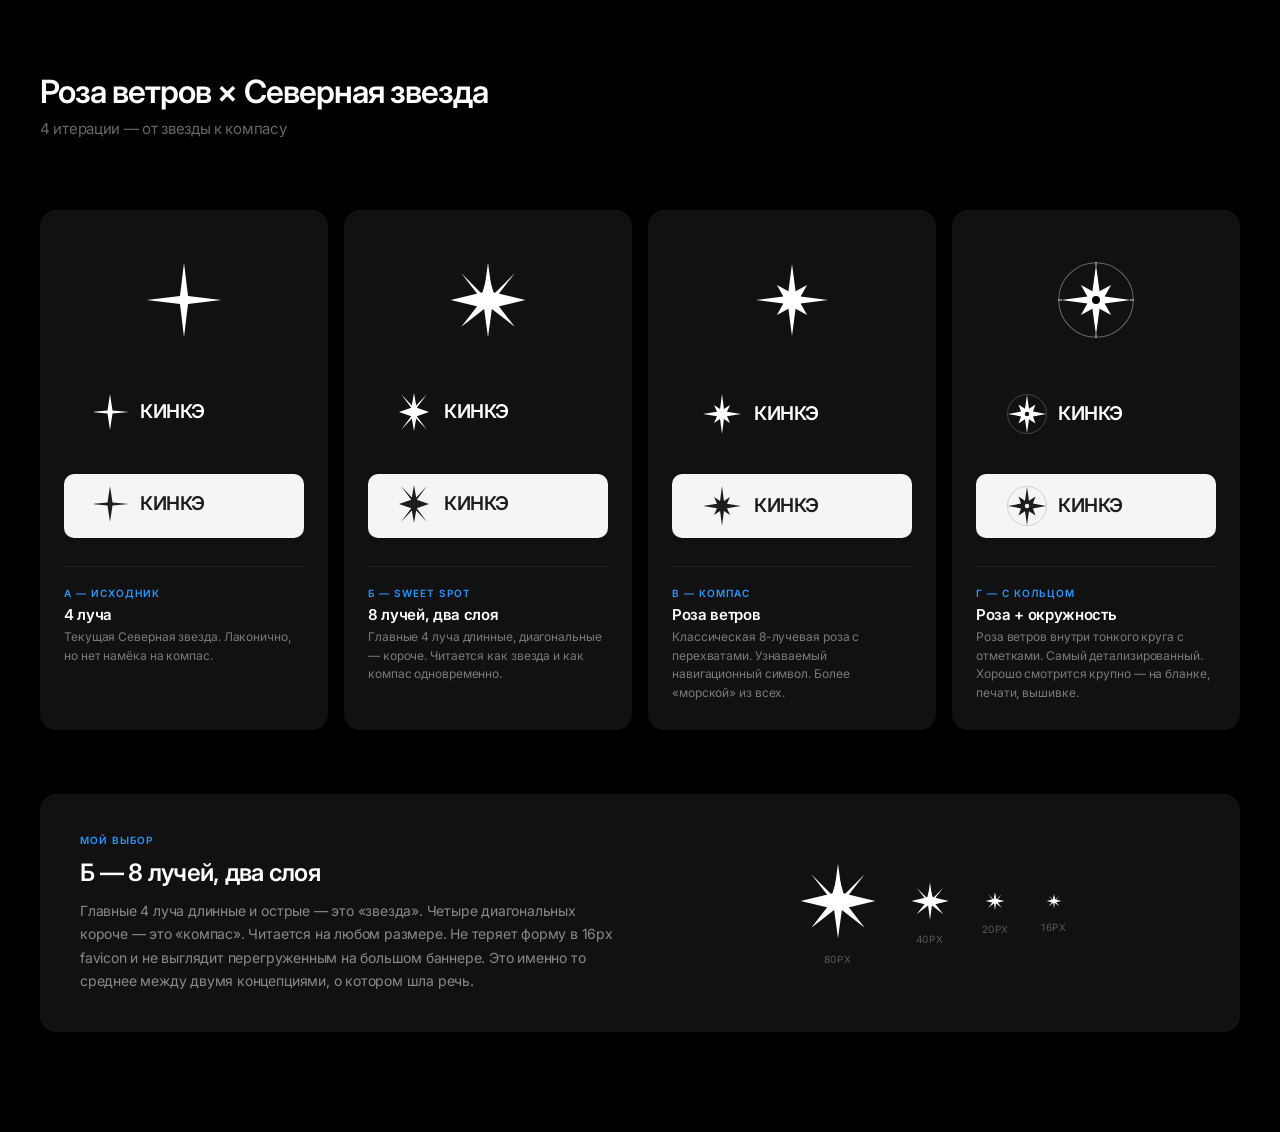
<file: logos-compass.html>
<!DOCTYPE html>
<html lang="ru">
<head>
  <meta charset="UTF-8" />
  <meta name="viewport" content="width=device-width, initial-scale=1.0" />
  <title>КИНКЭ — Роза ветров × Северная звезда</title>
  <link href="https://fonts.googleapis.com/css2?family=Inter:wght@300;400;500;600;700&display=swap" rel="stylesheet" />
  <style>
    *, *::before, *::after { box-sizing: border-box; margin: 0; padding: 0; }
    body {
      font-family: 'Inter', -apple-system, sans-serif;
      background: #000;
      color: #fff;
      padding: 72px 40px 100px;
    }
    h1 { font-size: 2rem; font-weight: 600; letter-spacing: -0.03em; margin-bottom: 8px; }
    .sub { font-size: .9375rem; color: rgba(255,255,255,.4); letter-spacing: -0.02em; margin-bottom: 72px; }

    .row {
      display: grid;
      grid-template-columns: repeat(4, 1fr);
      gap: 16px;
      margin-bottom: 16px;
    }

    /* ——— Карточка ——— */
    .card {
      background: #111;
      border-radius: 16px;
      padding: 40px 24px 28px;
      display: flex;
      flex-direction: column;
      gap: 0;
    }
    .card--light { background: #f5f5f7; }

    /* Иконка */
    .icon-wrap {
      display: flex;
      align-items: center;
      justify-content: center;
      height: 100px;
      margin-bottom: 32px;
    }

    /* Логотип (иконка + текст) */
    .logotype-wrap {
      display: flex;
      align-items: center;
      justify-content: center;
      height: 64px;
      margin-bottom: 28px;
    }

    /* Светлый превью */
    .light-wrap {
      background: #f5f5f7;
      border-radius: 10px;
      display: flex;
      align-items: center;
      justify-content: center;
      height: 64px;
      margin-bottom: 28px;
    }

    /* Мета */
    .meta { border-top: 1px solid rgba(255,255,255,.08); padding-top: 20px; }
    .card--light .meta { border-color: rgba(0,0,0,.1); }
    .num {
      font-size: .625rem; font-weight: 600; letter-spacing: .1em;
      text-transform: uppercase; color: #2997ff; margin-bottom: 6px;
    }
    .name { font-size: .9375rem; font-weight: 600; letter-spacing: -0.022em; margin-bottom: 4px; }
    .desc { font-size: .75rem; letter-spacing: -0.008em; color: rgba(255,255,255,.44); line-height: 1.55; }
    .card--light .name { color: #1d1d1f; }
    .card--light .desc { color: rgba(0,0,0,.48); }
  </style>
</head>
<body>

<h1>Роза ветров × Северная звезда</h1>
<p class="sub">4 итерации — от звезды к компасу</p>

<div class="row">

  <!-- ===== A: 4-pointed elongated (исходная Северная звезда) ===== -->
  <div class="card">
    <div class="icon-wrap">
      <svg width="80" height="80" viewBox="0 0 60 60" fill="none">
        <path d="M30,2 L33,27 L58,30 L33,33 L30,58 L27,33 L2,30 L27,27Z" fill="white"/>
      </svg>
    </div>
    <div class="logotype-wrap">
      <svg width="180" height="44" viewBox="0 0 180 44" fill="none">
        <path d="M16,2 L18.5,18.5 L35,20 L18.5,21.5 L16,38 L13.5,21.5 L-3,20 L13.5,18.5Z" fill="white"/>
        <text x="46" y="26" font-family="Inter, sans-serif" font-size="19" font-weight="600" fill="white" letter-spacing="-0.4">КИНКЭ</text>
      </svg>
    </div>
    <div class="light-wrap">
      <svg width="180" height="44" viewBox="0 0 180 44" fill="none">
        <path d="M16,2 L18.5,18.5 L35,20 L18.5,21.5 L16,38 L13.5,21.5 L-3,20 L13.5,18.5Z" fill="#1d1d1f"/>
        <text x="46" y="26" font-family="Inter, sans-serif" font-size="19" font-weight="600" fill="#1d1d1f" letter-spacing="-0.4">КИНКЭ</text>
      </svg>
    </div>
    <div class="meta">
      <div class="num">А — исходник</div>
      <div class="name">4 луча</div>
      <div class="desc">Текущая Северная звезда. Лаконично, но нет намёка на компас.</div>
    </div>
  </div>

  <!-- ===== B: 4+4 — star meets compass (sweet spot) ===== -->
  <div class="card">
    <div class="icon-wrap">
      <svg width="80" height="80" viewBox="0 0 60 60" fill="none">
        <!-- Главные 4 луча (N/S/E/W) — длинные -->
        <path d="M30,2 L33,24 L58,30 L33,36 L30,58 L27,36 L2,30 L27,24Z" fill="white"/>
        <!-- Диагональные 4 луча (NE/SE/SW/NW) — короткие -->
        <path d="M30,10 L34.5,25.5 L50,10 L34.5,30 L50,50 L30,34.5 L10,50 L25.5,30 L10,10 L25.5,25.5Z" fill="white" fill-rule="evenodd"/>
      </svg>
    </div>
    <div class="logotype-wrap">
      <svg width="180" height="44" viewBox="0 0 180 44" fill="none">
        <path d="M16,1 L18.2,13.5 L29,2 L18.8,15.8 L31,20 L18.8,24.2 L29,38 L18.2,26.5 L16,39 L13.8,26.5 L3,38 L13.2,24.2 L1,20 L13.2,15.8 L3,2 L13.8,13.5Z" fill="white"/>
        <text x="46" y="26" font-family="Inter, sans-serif" font-size="19" font-weight="600" fill="white" letter-spacing="-0.4">КИНКЭ</text>
      </svg>
    </div>
    <div class="light-wrap">
      <svg width="180" height="44" viewBox="0 0 180 44" fill="none">
        <path d="M16,1 L18.2,13.5 L29,2 L18.8,15.8 L31,20 L18.8,24.2 L29,38 L18.2,26.5 L16,39 L13.8,26.5 L3,38 L13.2,24.2 L1,20 L13.2,15.8 L3,2 L13.8,13.5Z" fill="#1d1d1f"/>
        <text x="46" y="26" font-family="Inter, sans-serif" font-size="19" font-weight="600" fill="#1d1d1f" letter-spacing="-0.4">КИНКЭ</text>
      </svg>
    </div>
    <div class="meta">
      <div class="num">Б — sweet spot</div>
      <div class="name">8 лучей, два слоя</div>
      <div class="desc">Главные 4 луча длинные, диагональные — короче. Читается как звезда и как компас одновременно.</div>
    </div>
  </div>

  <!-- ===== C: Classic 8-pointed compass rose ===== -->
  <div class="card">
    <div class="icon-wrap">
      <svg width="80" height="80" viewBox="0 0 60 60" fill="none">
        <!--
          8-pointed compass rose
          outer_cardinal = 27, outer_diagonal = 16, inner_notch = 7
          sin22.5=0.3827 cos22.5=0.9239 sin45=0.7071 cos45=0.7071 sin67.5=0.9239 cos67.5=0.3827
        -->
        <path d="
          M30,3
          L32.68,23.53 L41.31,18.69 L36.47,27.32
          L57,30
          L36.47,32.68 L41.31,41.31 L32.68,36.47
          L30,57
          L27.32,36.47 L18.69,41.31 L23.53,32.68
          L3,30
          L23.53,27.32 L18.69,18.69 L27.32,23.53
          Z
        " fill="white"/>
      </svg>
    </div>
    <div class="logotype-wrap">
      <svg width="180" height="44" viewBox="0 0 180 44" fill="none">
        <path d="
          M20,2
          L21.95,16.92 L27.98,13.09 L24.98,19.74
          L39,22
          L24.98,24.26 L27.98,30.91 L21.95,27.08
          L20,42
          L18.05,27.08 L12.02,30.91 L15.02,24.26
          L1,22
          L15.02,19.74 L12.02,13.09 L18.05,16.92
          Z
        " fill="white"/>
        <text x="52" y="28" font-family="Inter, sans-serif" font-size="19" font-weight="600" fill="white" letter-spacing="-0.4">КИНКЭ</text>
      </svg>
    </div>
    <div class="light-wrap">
      <svg width="180" height="44" viewBox="0 0 180 44" fill="none">
        <path d="
          M20,2
          L21.95,16.92 L27.98,13.09 L24.98,19.74
          L39,22
          L24.98,24.26 L27.98,30.91 L21.95,27.08
          L20,42
          L18.05,27.08 L12.02,30.91 L15.02,24.26
          L1,22
          L15.02,19.74 L12.02,13.09 L18.05,16.92
          Z
        " fill="#1d1d1f"/>
        <text x="52" y="28" font-family="Inter, sans-serif" font-size="19" font-weight="600" fill="#1d1d1f" letter-spacing="-0.4">КИНКЭ</text>
      </svg>
    </div>
    <div class="meta">
      <div class="num">В — компас</div>
      <div class="name">Роза ветров</div>
      <div class="desc">Классическая 8-лучевая роза с перехватами. Узнаваемый навигационный символ. Более «морской» из всех.</div>
    </div>
  </div>

  <!-- ===== D: Compass rose + outer ring ===== -->
  <div class="card">
    <div class="icon-wrap">
      <svg width="80" height="80" viewBox="0 0 60 60" fill="none">
        <!-- Outer ring -->
        <circle cx="30" cy="30" r="28" stroke="white" stroke-width="0.8" fill="none" opacity="0.35"/>
        <!-- 8-pointed fill -->
        <path d="
          M30,4
          L32.68,23.53 L41.31,18.69 L36.47,27.32
          L56,30
          L36.47,32.68 L41.31,41.31 L32.68,36.47
          L30,56
          L27.32,36.47 L18.69,41.31 L23.53,32.68
          L4,30
          L23.53,27.32 L18.69,18.69 L27.32,23.53
          Z
        " fill="white"/>
        <!-- Center dot -->
        <circle cx="30" cy="30" r="3" fill="#000"/>
        <!-- Tiny tick marks on ring at cardinal points -->
        <line x1="30" y1="1.5" x2="30" y2="4.5" stroke="white" stroke-width="1" opacity="0.6"/>
        <line x1="58.5" y1="30" x2="55.5" y2="30" stroke="white" stroke-width="1" opacity="0.6"/>
        <line x1="30" y1="58.5" x2="30" y2="55.5" stroke="white" stroke-width="1" opacity="0.6"/>
        <line x1="1.5" y1="30" x2="4.5" y2="30" stroke="white" stroke-width="1" opacity="0.6"/>
      </svg>
    </div>
    <div class="logotype-wrap">
      <svg width="180" height="44" viewBox="0 0 180 44" fill="none">
        <!-- ring -->
        <circle cx="21" cy="22" r="19.5" stroke="white" stroke-width="0.7" fill="none" opacity="0.3"/>
        <!-- 8-pointed -->
        <path d="
          M21,3
          L23.01,16.71 L29.49,12.56 L26.95,19.62
          L40,22
          L26.95,24.38 L29.49,31.44 L23.01,27.29
          L21,41
          L18.99,27.29 L12.51,31.44 L15.05,24.38
          L2,22
          L15.05,19.62 L12.51,12.56 L18.99,16.71
          Z
        " fill="white"/>
        <circle cx="21" cy="22" r="2.2" fill="#111"/>
        <text x="52" y="28" font-family="Inter, sans-serif" font-size="19" font-weight="600" fill="white" letter-spacing="-0.4">КИНКЭ</text>
      </svg>
    </div>
    <div class="light-wrap">
      <svg width="180" height="44" viewBox="0 0 180 44" fill="none">
        <circle cx="21" cy="22" r="19.5" stroke="#1d1d1f" stroke-width="0.7" fill="none" opacity="0.25"/>
        <path d="
          M21,3
          L23.01,16.71 L29.49,12.56 L26.95,19.62
          L40,22
          L26.95,24.38 L29.49,31.44 L23.01,27.29
          L21,41
          L18.99,27.29 L12.51,31.44 L15.05,24.38
          L2,22
          L15.05,19.62 L12.51,12.56 L18.99,16.71
          Z
        " fill="#1d1d1f"/>
        <circle cx="21" cy="22" r="2.2" fill="#f5f5f7"/>
        <text x="52" y="28" font-family="Inter, sans-serif" font-size="19" font-weight="600" fill="#1d1d1f" letter-spacing="-0.4">КИНКЭ</text>
      </svg>
    </div>
    <div class="meta">
      <div class="num">Г — с кольцом</div>
      <div class="name">Роза + окружность</div>
      <div class="desc">Роза ветров внутри тонкого круга с отметками. Самый детализированный. Хорошо смотрится крупно — на бланке, печати, вышивке.</div>
    </div>
  </div>

</div>

<!-- ——— Bottom recommendation ——— -->
<div style="margin-top:64px; padding:40px; background:#111; border-radius:16px; display:grid; grid-template-columns:1fr 1fr; gap:48px; align-items:center;">
  <div>
    <div style="font-size:.625rem;font-weight:600;letter-spacing:.1em;text-transform:uppercase;color:#2997ff;margin-bottom:12px;">Мой выбор</div>
    <div style="font-size:1.5rem;font-weight:600;letter-spacing:-0.03em;margin-bottom:12px;">Б — 8 лучей, два слоя</div>
    <div style="font-size:.875rem;color:rgba(255,255,255,.5);letter-spacing:-0.014em;line-height:1.65;">
      Главные 4 луча длинные и острые — это «звезда». Четыре диагональных короче — это «компас».
      Читается на любом размере. Не теряет форму в 16px favicon и не выглядит перегруженным на большом баннере.
      Это именно то среднее между двумя концепциями, о котором шла речь.
    </div>
  </div>
  <!-- Preview bigger -->
  <div style="display:flex;gap:32px;align-items:center;justify-content:center;">
    <!-- 80px -->
    <div style="text-align:center;">
      <svg width="80" height="80" viewBox="0 0 60 60" fill="none">
        <path d="M30,2 L33,24 L58,30 L33,36 L30,58 L27,36 L2,30 L27,24Z" fill="white"/>
        <path d="M30,10 L34.5,25.5 L50,10 L34.5,30 L50,50 L30,34.5 L10,50 L25.5,30 L10,10 L25.5,25.5Z" fill="white" fill-rule="evenodd"/>
      </svg>
      <div style="font-size:.625rem;color:rgba(255,255,255,.3);margin-top:8px;letter-spacing:.06em;text-transform:uppercase;">80px</div>
    </div>
    <!-- 40px -->
    <div style="text-align:center;">
      <svg width="40" height="40" viewBox="0 0 60 60" fill="none">
        <path d="M30,2 L33,24 L58,30 L33,36 L30,58 L27,36 L2,30 L27,24Z" fill="white"/>
        <path d="M30,10 L34.5,25.5 L50,10 L34.5,30 L50,50 L30,34.5 L10,50 L25.5,30 L10,10 L25.5,25.5Z" fill="white" fill-rule="evenodd"/>
      </svg>
      <div style="font-size:.625rem;color:rgba(255,255,255,.3);margin-top:8px;letter-spacing:.06em;text-transform:uppercase;">40px</div>
    </div>
    <!-- 20px -->
    <div style="text-align:center;">
      <svg width="20" height="20" viewBox="0 0 60 60" fill="none">
        <path d="M30,2 L33,24 L58,30 L33,36 L30,58 L27,36 L2,30 L27,24Z" fill="white"/>
        <path d="M30,10 L34.5,25.5 L50,10 L34.5,30 L50,50 L30,34.5 L10,50 L25.5,30 L10,10 L25.5,25.5Z" fill="white" fill-rule="evenodd"/>
      </svg>
      <div style="font-size:.625rem;color:rgba(255,255,255,.3);margin-top:8px;letter-spacing:.06em;text-transform:uppercase;">20px</div>
    </div>
    <!-- 16px -->
    <div style="text-align:center;">
      <svg width="16" height="16" viewBox="0 0 60 60" fill="none">
        <path d="M30,2 L33,24 L58,30 L33,36 L30,58 L27,36 L2,30 L27,24Z" fill="white"/>
        <path d="M30,10 L34.5,25.5 L50,10 L34.5,30 L50,50 L30,34.5 L10,50 L25.5,30 L10,10 L25.5,25.5Z" fill="white" fill-rule="evenodd"/>
      </svg>
      <div style="font-size:.625rem;color:rgba(255,255,255,.3);margin-top:8px;letter-spacing:.06em;text-transform:uppercase;">16px</div>
    </div>
  </div>
</div>

</body>
</html>
</file>
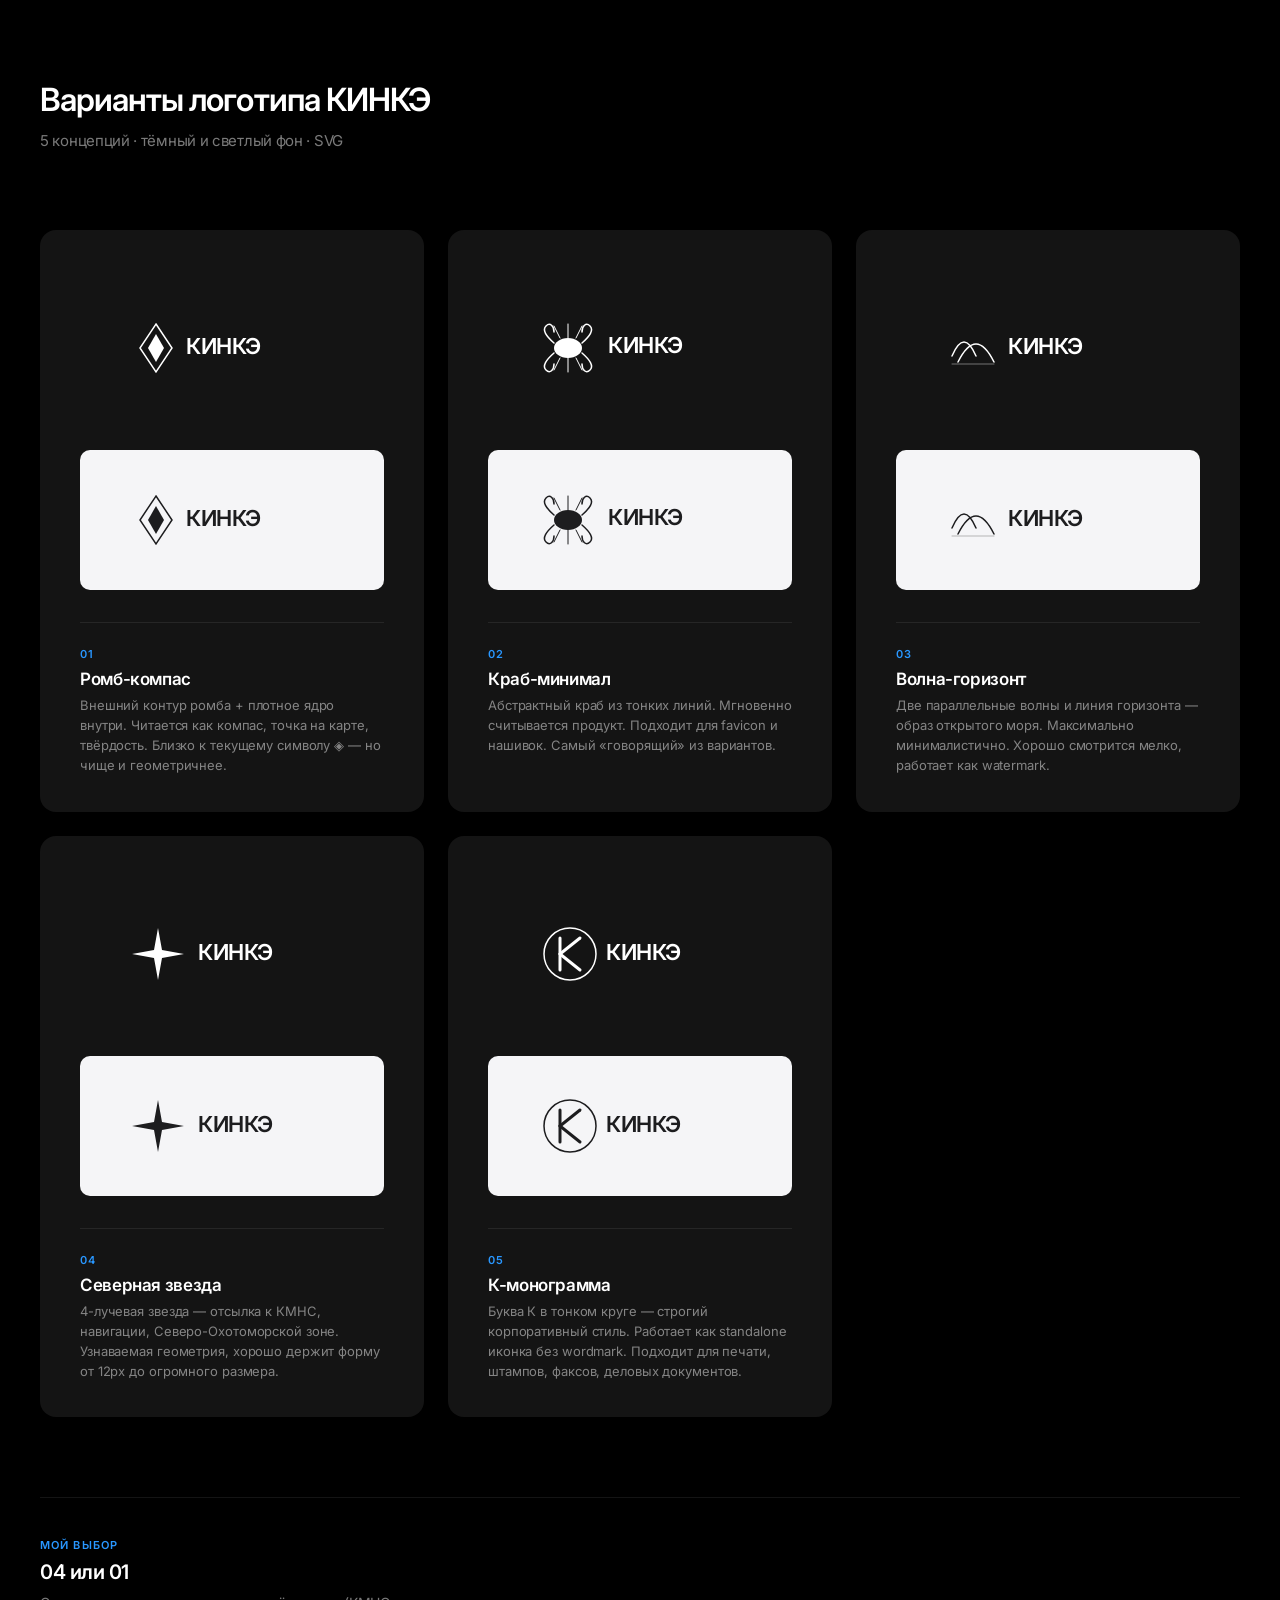
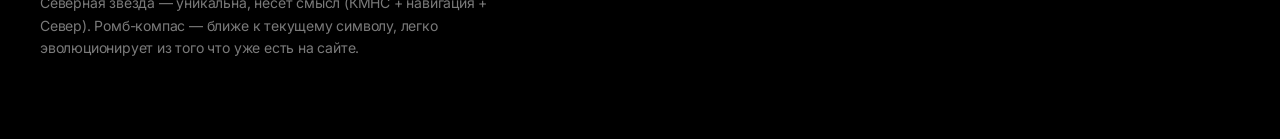
<file: logos.html>
<!DOCTYPE html>
<html lang="ru">
<head>
  <meta charset="UTF-8" />
  <meta name="viewport" content="width=device-width, initial-scale=1.0" />
  <title>КИНКЭ — Варианты логотипа</title>
  <link href="https://fonts.googleapis.com/css2?family=Inter:wght@300;400;500;600;700&display=swap" rel="stylesheet" />
  <style>
    *, *::before, *::after { box-sizing: border-box; margin: 0; padding: 0; }

    body {
      font-family: 'Inter', -apple-system, BlinkMacSystemFont, sans-serif;
      background: #000;
      color: #fff;
      min-height: 100vh;
      padding: 80px 40px;
    }

    h1 {
      font-size: 2rem;
      font-weight: 600;
      letter-spacing: -0.03em;
      margin-bottom: 12px;
    }
    .intro {
      font-size: .9375rem;
      color: rgba(255,255,255,.48);
      letter-spacing: -0.02em;
      margin-bottom: 80px;
    }

    .grid {
      display: grid;
      grid-template-columns: repeat(auto-fill, minmax(320px, 1fr));
      gap: 24px;
    }

    .card {
      background: #141414;
      border-radius: 16px;
      padding: 48px 40px 36px;
      display: flex;
      flex-direction: column;
      gap: 32px;
    }

    .logo-area {
      display: flex;
      align-items: center;
      justify-content: center;
      height: 140px;
    }

    .logo-area--light {
      background: #f5f5f7;
      border-radius: 10px;
    }

    .card-meta {
      border-top: 1px solid rgba(255,255,255,.08);
      padding-top: 24px;
    }

    .card-num {
      font-size: .6875rem;
      font-weight: 600;
      letter-spacing: .1em;
      text-transform: uppercase;
      color: #2997ff;
      margin-bottom: 8px;
    }

    .card-name {
      font-size: 1.0625rem;
      font-weight: 600;
      letter-spacing: -0.022em;
      margin-bottom: 6px;
    }

    .card-desc {
      font-size: .8125rem;
      letter-spacing: -0.008em;
      color: rgba(255,255,255,.48);
      line-height: 1.55;
    }

    /* Sizes row */
    .sizes {
      display: flex;
      align-items: center;
      gap: 24px;
      margin-top: 4px;
    }
    .sizes span {
      font-size: .6875rem;
      color: rgba(255,255,255,.3);
      letter-spacing: .06em;
      text-transform: uppercase;
    }
  </style>
</head>
<body>

  <h1>Варианты логотипа КИНКЭ</h1>
  <p class="intro">5 концепций · тёмный и светлый фон · SVG</p>

  <div class="grid">

    <!-- ===================== ВАРИАНТ 1: Ромб-компас ===================== -->
    <div class="card">
      <div class="logo-area">
        <svg width="200" height="56" viewBox="0 0 200 56" fill="none" xmlns="http://www.w3.org/2000/svg">
          <!-- Ромб: внешний + внутренний, сдвинут влево -->
          <polygon points="24,4 40,28 24,52 8,28" stroke="white" stroke-width="1.5" fill="none"/>
          <polygon points="24,14 32,28 24,42 16,28" fill="white"/>
          <!-- Wordmark -->
          <text x="54" y="34" font-family="Inter, Helvetica Neue, sans-serif" font-size="22" font-weight="600" fill="white" letter-spacing="-0.5">КИНКЭ</text>
        </svg>
      </div>
      <div class="logo-area logo-area--light">
        <svg width="200" height="56" viewBox="0 0 200 56" fill="none" xmlns="http://www.w3.org/2000/svg">
          <polygon points="24,4 40,28 24,52 8,28" stroke="#1d1d1f" stroke-width="1.5" fill="none"/>
          <polygon points="24,14 32,28 24,42 16,28" fill="#1d1d1f"/>
          <text x="54" y="34" font-family="Inter, Helvetica Neue, sans-serif" font-size="22" font-weight="600" fill="#1d1d1f" letter-spacing="-0.5">КИНКЭ</text>
        </svg>
      </div>
      <div class="card-meta">
        <div class="card-num">01</div>
        <div class="card-name">Ромб-компас</div>
        <div class="card-desc">Внешний контур ромба + плотное ядро внутри. Читается как компас, точка на карте, твёрдость. Близко к текущему символу ◈ — но чище и геометричнее.</div>
      </div>
    </div>

    <!-- ===================== ВАРИАНТ 2: Краб-минимал ===================== -->
    <div class="card">
      <div class="logo-area">
        <svg width="200" height="64" viewBox="0 0 200 64" fill="none" xmlns="http://www.w3.org/2000/svg">
          <!-- Тело краба: эллипс -->
          <ellipse cx="28" cy="32" rx="14" ry="10" fill="white"/>
          <!-- Клешни (левые) -->
          <path d="M14,27 C6,20 2,14 6,10 C10,6 14,10 14,16" stroke="white" stroke-width="1.5" fill="none" stroke-linecap="round"/>
          <path d="M14,37 C6,44 2,50 6,54 C10,58 14,54 14,48" stroke="white" stroke-width="1.5" fill="none" stroke-linecap="round"/>
          <!-- Клешни (правые) -->
          <path d="M42,27 C50,20 54,14 50,10 C46,6 42,10 42,16" stroke="white" stroke-width="1.5" fill="none" stroke-linecap="round"/>
          <path d="M42,37 C50,44 54,50 50,54 C46,58 42,54 42,48" stroke="white" stroke-width="1.5" fill="none" stroke-linecap="round"/>
          <!-- Ноги (3 пары) -->
          <line x1="20" y1="22" x2="14" y2="10" stroke="white" stroke-width="1" stroke-linecap="round"/>
          <line x1="28" y1="22" x2="28" y2="8" stroke="white" stroke-width="1" stroke-linecap="round"/>
          <line x1="36" y1="22" x2="42" y2="10" stroke="white" stroke-width="1" stroke-linecap="round"/>
          <line x1="20" y1="42" x2="14" y2="54" stroke="white" stroke-width="1" stroke-linecap="round"/>
          <line x1="28" y1="42" x2="28" y2="56" stroke="white" stroke-width="1" stroke-linecap="round"/>
          <line x1="36" y1="42" x2="42" y2="54" stroke="white" stroke-width="1" stroke-linecap="round"/>
          <!-- Wordmark -->
          <text x="68" y="37" font-family="Inter, Helvetica Neue, sans-serif" font-size="22" font-weight="600" fill="white" letter-spacing="-0.5">КИНКЭ</text>
        </svg>
      </div>
      <div class="logo-area logo-area--light">
        <svg width="200" height="64" viewBox="0 0 200 64" fill="none" xmlns="http://www.w3.org/2000/svg">
          <ellipse cx="28" cy="32" rx="14" ry="10" fill="#1d1d1f"/>
          <path d="M14,27 C6,20 2,14 6,10 C10,6 14,10 14,16" stroke="#1d1d1f" stroke-width="1.5" fill="none" stroke-linecap="round"/>
          <path d="M14,37 C6,44 2,50 6,54 C10,58 14,54 14,48" stroke="#1d1d1f" stroke-width="1.5" fill="none" stroke-linecap="round"/>
          <path d="M42,27 C50,20 54,14 50,10 C46,6 42,10 42,16" stroke="#1d1d1f" stroke-width="1.5" fill="none" stroke-linecap="round"/>
          <path d="M42,37 C50,44 54,50 50,54 C46,58 42,54 42,48" stroke="#1d1d1f" stroke-width="1.5" fill="none" stroke-linecap="round"/>
          <line x1="20" y1="22" x2="14" y2="10" stroke="#1d1d1f" stroke-width="1" stroke-linecap="round"/>
          <line x1="28" y1="22" x2="28" y2="8" stroke="#1d1d1f" stroke-width="1" stroke-linecap="round"/>
          <line x1="36" y1="22" x2="42" y2="10" stroke="#1d1d1f" stroke-width="1" stroke-linecap="round"/>
          <line x1="20" y1="42" x2="14" y2="54" stroke="#1d1d1f" stroke-width="1" stroke-linecap="round"/>
          <line x1="28" y1="42" x2="28" y2="56" stroke="#1d1d1f" stroke-width="1" stroke-linecap="round"/>
          <line x1="36" y1="42" x2="42" y2="54" stroke="#1d1d1f" stroke-width="1" stroke-linecap="round"/>
          <text x="68" y="37" font-family="Inter, Helvetica Neue, sans-serif" font-size="22" font-weight="600" fill="#1d1d1f" letter-spacing="-0.5">КИНКЭ</text>
        </svg>
      </div>
      <div class="card-meta">
        <div class="card-num">02</div>
        <div class="card-name">Краб-минимал</div>
        <div class="card-desc">Абстрактный краб из тонких линий. Мгновенно считывается продукт. Подходит для favicon и нашивок. Самый «говорящий» из вариантов.</div>
      </div>
    </div>

    <!-- ===================== ВАРИАНТ 3: Волна-горизонт ===================== -->
    <div class="card">
      <div class="logo-area">
        <svg width="200" height="56" viewBox="0 0 200 56" fill="none" xmlns="http://www.w3.org/2000/svg">
          <!-- Два концентрических полукруга — горизонт/волна -->
          <path d="M4,36 Q16,8 28,36" stroke="white" stroke-width="1.5" fill="none" stroke-linecap="round"/>
          <path d="M10,42 Q28,6 46,42" stroke="white" stroke-width="1.5" fill="none" stroke-linecap="round"/>
          <!-- Линия горизонта -->
          <line x1="4" y1="44" x2="46" y2="44" stroke="white" stroke-width="1" stroke-linecap="round" opacity="0.4"/>
          <!-- Wordmark -->
          <text x="60" y="34" font-family="Inter, Helvetica Neue, sans-serif" font-size="22" font-weight="600" fill="white" letter-spacing="-0.5">КИНКЭ</text>
        </svg>
      </div>
      <div class="logo-area logo-area--light">
        <svg width="200" height="56" viewBox="0 0 200 56" fill="none" xmlns="http://www.w3.org/2000/svg">
          <path d="M4,36 Q16,8 28,36" stroke="#1d1d1f" stroke-width="1.5" fill="none" stroke-linecap="round"/>
          <path d="M10,42 Q28,6 46,42" stroke="#1d1d1f" stroke-width="1.5" fill="none" stroke-linecap="round"/>
          <line x1="4" y1="44" x2="46" y2="44" stroke="#1d1d1f" stroke-width="1" stroke-linecap="round" opacity="0.3"/>
          <text x="60" y="34" font-family="Inter, Helvetica Neue, sans-serif" font-size="22" font-weight="600" fill="#1d1d1f" letter-spacing="-0.5">КИНКЭ</text>
        </svg>
      </div>
      <div class="card-meta">
        <div class="card-num">03</div>
        <div class="card-name">Волна-горизонт</div>
        <div class="card-desc">Две параллельные волны и линия горизонта — образ открытого моря. Максимально минималистично. Хорошо смотрится мелко, работает как watermark.</div>
      </div>
    </div>

    <!-- ===================== ВАРИАНТ 4: Северная звезда ===================== -->
    <div class="card">
      <div class="logo-area">
        <svg width="200" height="60" viewBox="0 0 200 60" fill="none" xmlns="http://www.w3.org/2000/svg">
          <!-- 4-лучевая звезда (вытянутая по вертикали) -->
          <path d="M26,4 L30,26 L52,30 L30,34 L26,56 L22,34 L0,30 L22,26 Z" fill="white"/>
          <!-- Wordmark -->
          <text x="66" y="36" font-family="Inter, Helvetica Neue, sans-serif" font-size="22" font-weight="600" fill="white" letter-spacing="-0.5">КИНКЭ</text>
        </svg>
      </div>
      <div class="logo-area logo-area--light">
        <svg width="200" height="60" viewBox="0 0 200 60" fill="none" xmlns="http://www.w3.org/2000/svg">
          <path d="M26,4 L30,26 L52,30 L30,34 L26,56 L22,34 L0,30 L22,26 Z" fill="#1d1d1f"/>
          <text x="66" y="36" font-family="Inter, Helvetica Neue, sans-serif" font-size="22" font-weight="600" fill="#1d1d1f" letter-spacing="-0.5">КИНКЭ</text>
        </svg>
      </div>
      <div class="card-meta">
        <div class="card-num">04</div>
        <div class="card-name">Северная звезда</div>
        <div class="card-desc">4-лучевая звезда — отсылка к КМНС, навигации, Северо-Охотоморской зоне. Узнаваемая геометрия, хорошо держит форму от 12px до огромного размера.</div>
      </div>
    </div>

    <!-- ===================== ВАРИАНТ 5: К-монограмма ===================== -->
    <div class="card">
      <div class="logo-area">
        <svg width="200" height="60" viewBox="0 0 200 60" fill="none" xmlns="http://www.w3.org/2000/svg">
          <!-- Буква К в круге -->
          <circle cx="30" cy="30" r="26" stroke="white" stroke-width="1.5" fill="none"/>
          <!-- К: вертикальная черта -->
          <line x1="20" y1="14" x2="20" y2="46" stroke="white" stroke-width="3" stroke-linecap="round"/>
          <!-- К: верхняя диагональ -->
          <line x1="20" y1="30" x2="40" y2="14" stroke="white" stroke-width="3" stroke-linecap="round"/>
          <!-- К: нижняя диагональ -->
          <line x1="20" y1="30" x2="40" y2="46" stroke="white" stroke-width="3" stroke-linecap="round"/>
          <!-- Wordmark -->
          <text x="66" y="36" font-family="Inter, Helvetica Neue, sans-serif" font-size="22" font-weight="600" fill="white" letter-spacing="-0.5">КИНКЭ</text>
        </svg>
      </div>
      <div class="logo-area logo-area--light">
        <svg width="200" height="60" viewBox="0 0 200 60" fill="none" xmlns="http://www.w3.org/2000/svg">
          <circle cx="30" cy="30" r="26" stroke="#1d1d1f" stroke-width="1.5" fill="none"/>
          <line x1="20" y1="14" x2="20" y2="46" stroke="#1d1d1f" stroke-width="3" stroke-linecap="round"/>
          <line x1="20" y1="30" x2="40" y2="14" stroke="#1d1d1f" stroke-width="3" stroke-linecap="round"/>
          <line x1="20" y1="30" x2="40" y2="46" stroke="#1d1d1f" stroke-width="3" stroke-linecap="round"/>
          <text x="66" y="36" font-family="Inter, Helvetica Neue, sans-serif" font-size="22" font-weight="600" fill="#1d1d1f" letter-spacing="-0.5">КИНКЭ</text>
        </svg>
      </div>
      <div class="card-meta">
        <div class="card-num">05</div>
        <div class="card-name">К-монограмма</div>
        <div class="card-desc">Буква К в тонком круге — строгий корпоративный стиль. Работает как standalone иконка без wordmark. Подходит для печати, штампов, факсов, деловых документов.</div>
      </div>
    </div>

  </div>

  <div style="margin-top: 80px; padding-top: 40px; border-top: 1px solid rgba(255,255,255,.08); display: flex; gap: 32px; flex-wrap: wrap;">
    <div>
      <div style="font-size:.6875rem; font-weight:600; letter-spacing:.1em; text-transform:uppercase; color:#2997ff; margin-bottom:8px;">Мой выбор</div>
      <div style="font-size:1.25rem; font-weight:600; letter-spacing:-0.025em; margin-bottom:8px;">04 или 01</div>
      <div style="font-size:.875rem; color:rgba(255,255,255,.48); letter-spacing:-0.014em; line-height:1.6; max-width:480px;">
        Северная звезда — уникальна, несёт смысл (КМНС + навигация + Север). Ромб-компас — ближе к текущему символу, легко эволюционирует из того что уже есть на сайте.
      </div>
    </div>
  </div>

</body>
</html>
</file>
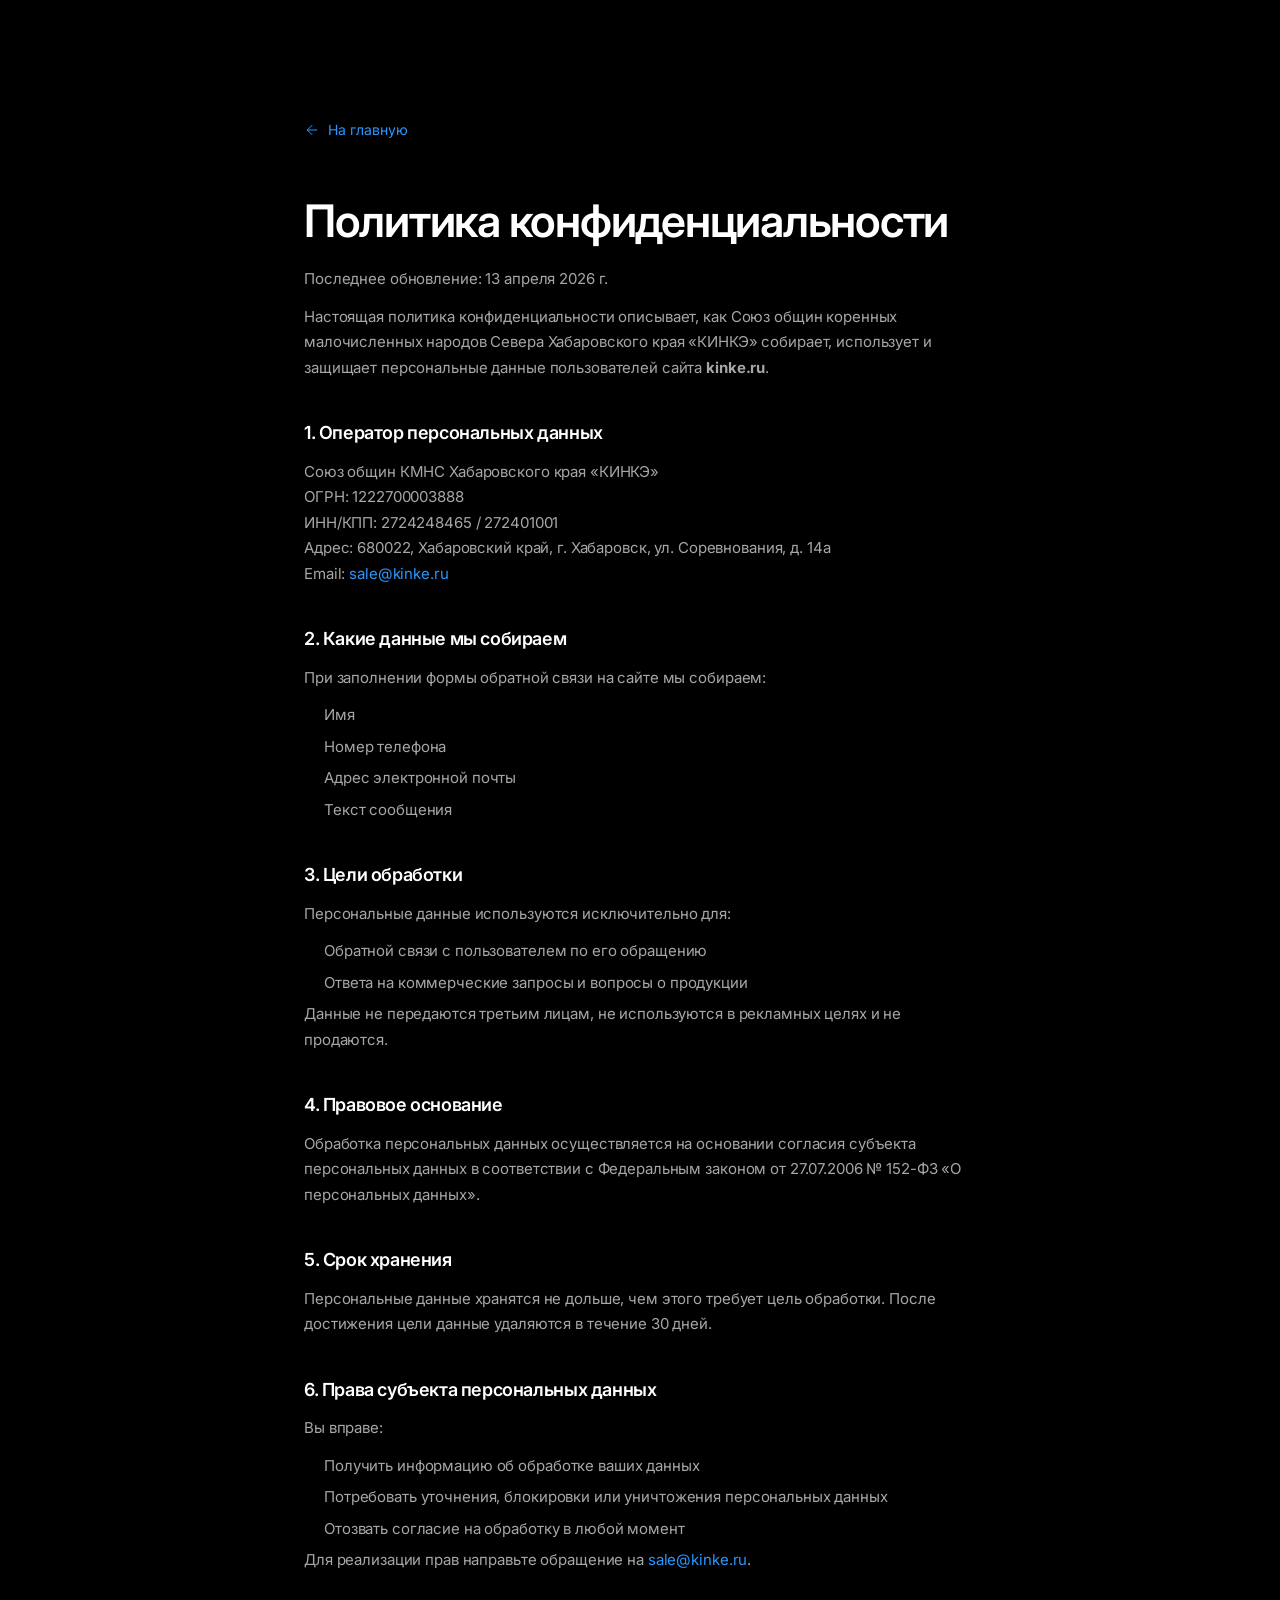
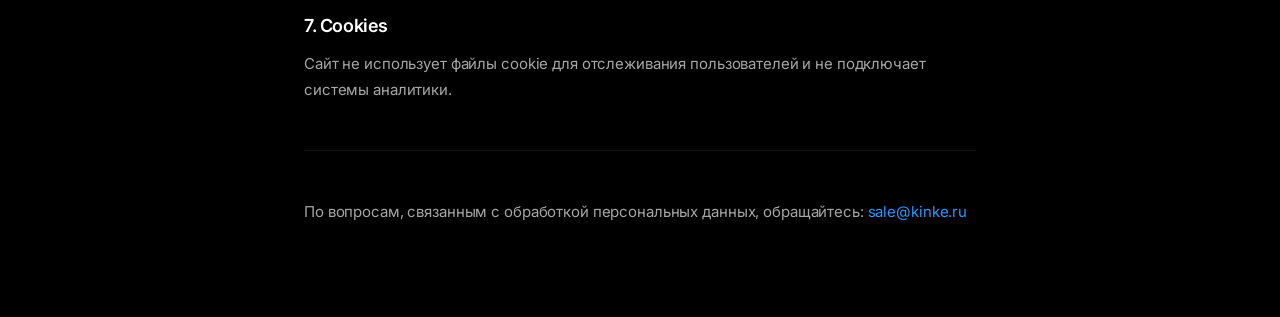
<file: privacy.html>
<!DOCTYPE html>
<html lang="ru">
<head>
  <meta charset="UTF-8" />
  <meta name="viewport" content="width=device-width, initial-scale=1.0" />
  <title>Политика конфиденциальности — КИНКЭ</title>
  <link rel="preconnect" href="https://fonts.googleapis.com" />
  <link rel="preconnect" href="https://fonts.gstatic.com" crossorigin />
  <link href="https://fonts.googleapis.com/css2?family=Inter:wght@300;400;500;600&display=swap" rel="stylesheet" />
  <link rel="stylesheet" href="css/style.css" />
  <style>
    body { background: #000; color: rgba(255,255,255,.85); }
    .privacy { max-width: 720px; margin: 0 auto; padding: 120px 24px 80px; }
    .privacy__back { display: inline-flex; align-items: center; gap: 8px; font-size: .875rem; color: rgba(255,255,255,.4); text-decoration: none; margin-bottom: 48px; transition: color .2s; }
    .privacy__back:hover { color: #fff; }
    .privacy h1 { font-family: 'Inter', sans-serif; font-size: clamp(1.8rem, 4vw, 2.8rem); font-weight: 600; letter-spacing: -0.028em; margin-bottom: 12px; color: #fff; }
    .privacy__date { font-size: .875rem; color: rgba(255,255,255,.35); margin-bottom: 56px; }
    .privacy h2 { font-family: 'Inter', sans-serif; font-size: 1.125rem; font-weight: 600; letter-spacing: -0.022em; margin: 40px 0 12px; color: #fff; }
    .privacy p, .privacy li { font-family: 'Inter', sans-serif; font-size: .9375rem; line-height: 1.7; letter-spacing: -0.008em; color: rgba(255,255,255,.65); margin-bottom: 12px; }
    .privacy ul { padding-left: 20px; }
    .privacy li { margin-bottom: 6px; }
    .privacy a { color: #2997ff; text-decoration: none; }
    .privacy a:hover { text-decoration: underline; }
    .privacy hr { border: none; border-top: 1px solid rgba(255,255,255,.08); margin: 48px 0; }
  </style>
</head>
<body>

<div class="privacy">
  <a href="/" class="privacy__back">
    <svg width="16" height="16" viewBox="0 0 24 24" fill="none" stroke="currentColor" stroke-width="1.5" stroke-linecap="round" stroke-linejoin="round"><path d="M19 12H5"/><path d="m12 19-7-7 7-7"/></svg>
    На главную
  </a>

  <h1>Политика конфиденциальности</h1>
  <p class="privacy__date">Последнее обновление: 13 апреля 2026 г.</p>

  <p>Настоящая политика конфиденциальности описывает, как Союз общин коренных малочисленных народов Севера Хабаровского края «КИНКЭ» собирает, использует и защищает персональные данные пользователей сайта <strong>kinke.ru</strong>.</p>

  <h2>1. Оператор персональных данных</h2>
  <p>
    Союз общин КМНС Хабаровского края «КИНКЭ»<br/>
    ОГРН: 1222700003888<br/>
    ИНН/КПП: 2724248465 / 272401001<br/>
    Адрес: 680022, Хабаровский край, г. Хабаровск, ул. Соревнования, д. 14а<br/>
    Email: <a href="mailto:sale@kinke.ru">sale@kinke.ru</a>
  </p>

  <h2>2. Какие данные мы собираем</h2>
  <p>При заполнении формы обратной связи на сайте мы собираем:</p>
  <ul>
    <li>Имя</li>
    <li>Номер телефона</li>
    <li>Адрес электронной почты</li>
    <li>Текст сообщения</li>
  </ul>

  <h2>3. Цели обработки</h2>
  <p>Персональные данные используются исключительно для:</p>
  <ul>
    <li>Обратной связи с пользователем по его обращению</li>
    <li>Ответа на коммерческие запросы и вопросы о продукции</li>
  </ul>
  <p>Данные не передаются третьим лицам, не используются в рекламных целях и не продаются.</p>

  <h2>4. Правовое основание</h2>
  <p>Обработка персональных данных осуществляется на основании согласия субъекта персональных данных в соответствии с Федеральным законом от 27.07.2006 № 152-ФЗ «О персональных данных».</p>

  <h2>5. Срок хранения</h2>
  <p>Персональные данные хранятся не дольше, чем этого требует цель обработки. После достижения цели данные удаляются в течение 30 дней.</p>

  <h2>6. Права субъекта персональных данных</h2>
  <p>Вы вправе:</p>
  <ul>
    <li>Получить информацию об обработке ваших данных</li>
    <li>Потребовать уточнения, блокировки или уничтожения персональных данных</li>
    <li>Отозвать согласие на обработку в любой момент</li>
  </ul>
  <p>Для реализации прав направьте обращение на <a href="mailto:sale@kinke.ru">sale@kinke.ru</a>.</p>

  <h2>7. Cookies</h2>
  <p>Сайт не использует файлы cookie для отслеживания пользователей и не подключает системы аналитики.</p>

  <hr/>

  <p>По вопросам, связанным с обработкой персональных данных, обращайтесь: <a href="mailto:sale@kinke.ru">sale@kinke.ru</a></p>
</div>

</body>
</html>
</file>
<file: css/style.css>
/* ============================================================
   КИНКЭ — style.css
   Design system: Apple (awesome-design-md)
   ============================================================ */

/* ---------- Reset & Base ---------- */
*, *::before, *::after { box-sizing: border-box; margin: 0; padding: 0; }
[hidden] { display: none !important; }

:root {
  /* Apple color palette */
  --bg:           #f5f5f7;        /* Light section bg */
  --bg-dark:      #000000;        /* Dark section bg */
  --bg-surface:   #1d1d1f;        /* Dark card surface */
  --bg-surface-2: #272729;        /* Elevated dark card */
  --text:         #1d1d1f;        /* Primary text on light */
  --text-mid:     rgba(0,0,0,.8); /* Secondary on light */
  --text-light:   rgba(0,0,0,.48);/* Tertiary on light */
  --text-on-dark: #ffffff;
  --text-dim:     rgba(255,255,255,.7);
  --text-muted:   rgba(255,255,255,.48);
  --accent:       #0071e3;        /* Apple Blue — interactive only */
  --accent-dark:  #2997ff;        /* Blue on dark bg */
  --link:         #0066cc;        /* Links on light bg */
  --white:        #ffffff;
  --shadow:       rgba(0,0,0,.22) 3px 5px 30px 0px;

  /* Typography — system stack, Inter as primary web font */
  --ff-sans: 'Inter', -apple-system, BlinkMacSystemFont, 'Helvetica Neue', Helvetica, Arial, sans-serif;
  --ff-serif: 'Inter', -apple-system, BlinkMacSystemFont, sans-serif; /* unified */

  --max-w:      1200px;
  --header-h:   48px;
  --radius:     8px;
  --transition: .3s ease;
}

html { scroll-behavior: smooth; font-size: 16px; }

body {
  font-family: var(--ff-sans);
  background: var(--bg-dark);
  color: var(--text-on-dark);
  line-height: 1.47;
  overflow-x: hidden;
}

a { color: inherit; text-decoration: none; }
ul { list-style: none; }
img { max-width: 100%; display: block; }

.container {
  width: min(var(--max-w), 100% - 48px);
  margin-inline: auto;
}

/* ---------- Typography helpers ---------- */
.label {
  display: inline-block;
  font-family: var(--ff-sans);
  font-size: .75rem;
  font-weight: 600;
  letter-spacing: .08em;
  text-transform: uppercase;
  color: var(--accent-dark);
  margin-bottom: 16px;
}

/* Label on light bg sections */
.about .label,
.features .label,
.cooperation .label,
.contact-light .label { color: var(--accent); }

.section-title {
  font-family: var(--ff-sans);
  font-size: clamp(2.4rem, 5vw, 3.5rem);
  font-weight: 600;
  line-height: 1.07;
  letter-spacing: -0.028em;
  color: var(--text-on-dark);
  margin-bottom: 20px;
}

/* Section title on light bg */
.about .section-title,
.features .section-title,
.cooperation .section-title { color: var(--text); }

.section-sub {
  font-size: 1.0625rem;
  letter-spacing: -0.022em;
  line-height: 1.47;
  color: var(--text-dim);
  max-width: 560px;
  margin-bottom: 56px;
}

/* Section sub on light bg */
.about .section-sub,
.features .section-sub,
.cooperation .section-sub { color: var(--text-mid); }

.text-center { text-align: center; }
.text-center.section-sub { margin-inline: auto; }

/* ---------- Buttons ---------- */
.btn {
  display: inline-flex;
  align-items: center;
  gap: 8px;
  padding: 8px 20px;
  border-radius: 980px;
  font-family: var(--ff-sans);
  font-size: 1.0625rem;
  font-weight: 400;
  letter-spacing: -0.022em;
  cursor: pointer;
  border: none;
  transition: var(--transition);
  text-decoration: none;
  line-height: 1;
}

.btn--dark {
  background: var(--accent);
  color: var(--white);
}
.btn--dark:hover { background: #0077ed; }

.btn--outline {
  background: transparent;
  color: var(--accent-dark);
  border: 1px solid var(--accent-dark);
  margin-top: 32px;
}
.btn--outline:hover { background: rgba(41,151,255,.1); }

/* Outline on light bg */
.about .btn--outline,
.features .btn--outline,
.cooperation .btn--outline,
.products .btn--outline {
  color: var(--link);
  border-color: var(--link);
}
.about .btn--outline:hover,
.features .btn--outline:hover,
.cooperation .btn--outline:hover,
.products .btn--outline:hover { background: rgba(0,102,204,.08); }


/* ---------- Reveal animation ---------- */
.reveal {
  opacity: 0;
  transform: translateY(36px);
  transition: opacity .7s ease, transform .7s ease;
}
.reveal.visible {
  opacity: 1;
  transform: translateY(0);
}

/* ============================================================
   HEADER — Apple glass nav
   ============================================================ */
.header {
  position: fixed;
  top: 0; left: 0; right: 0;
  min-height: var(--header-h);
  display: flex;
  align-items: center;
  justify-content: space-between;
  padding: 0 32px;
  background: rgba(0,0,0,.45);
  backdrop-filter: saturate(180%) blur(20px);
  -webkit-backdrop-filter: saturate(180%) blur(20px);
  border-bottom: 1px solid rgba(255,255,255,.06);
  z-index: 1000;
  transition: box-shadow var(--transition);
}
.header.scrolled { box-shadow: 0 1px 0 rgba(255,255,255,.08); }

.header__logo {
  display: flex;
  align-items: flex-start;
  gap: 8px;
  color: var(--white);
}
.header__logo-icon {
  color: var(--accent-dark);
  flex-shrink: 0;
  margin-top: 1px;
}

.header__logo-text-wrap {
  display: flex;
  flex-direction: column;
  gap: 2px;
}
.header__logo-text {
  font-family: var(--ff-sans);
  font-size: 1.05rem;
  font-weight: 600;
  letter-spacing: -0.02em;
  line-height: 1;
}
.header__logo-tagline {
  font-size: .62rem;
  font-weight: 400;
  letter-spacing: .03em;
  color: rgba(255,255,255,.3);
  line-height: 1.3;
  white-space: normal;
  max-width: 180px;
}
@media (max-width: 480px) {
  .header__logo-tagline { display: none; }
}

.header__nav {
  position: absolute;
  left: 50%;
  transform: translateX(-50%);
  display: flex;
  gap: 6px;
}
.header__nav a {
  font-size: .75rem;
  font-weight: 400;
  letter-spacing: .01em;
  color: rgba(255,255,255,.8);
  padding: 5px 13px;
  border-radius: 980px;
  border: 1px solid rgba(255,255,255,.14);
  transition: background var(--transition), border-color var(--transition), color var(--transition);
}
.header__nav a:hover {
  color: var(--white);
  background: rgba(255,255,255,.1);
  border-color: rgba(255,255,255,.28);
}

.header__right {
  display: flex;
  align-items: center;
  gap: 20px;
}
.header__phone {
  font-size: .75rem;
  font-weight: 400;
  color: rgba(255,255,255,.85);
  transition: opacity var(--transition);
}
.header__phone:hover { opacity: .7; }

.header__burger {
  display: none;
  flex-direction: column;
  gap: 5px;
  background: none;
  border: none;
  cursor: pointer;
  padding: 4px;
}
.header__burger span {
  display: block;
  width: 22px;
  height: 1.5px;
  background: var(--white);
  border-radius: 2px;
  transition: var(--transition);
}

/* Mobile nav */
.mobile-nav {
  display: none;
  position: fixed;
  top: var(--header-h);
  left: 0; right: 0;
  background: rgba(0,0,0,.92);
  backdrop-filter: saturate(180%) blur(20px);
  -webkit-backdrop-filter: saturate(180%) blur(20px);
  border-bottom: 1px solid rgba(255,255,255,.08);
  flex-direction: column;
  padding: 16px 32px 24px;
  z-index: 999;
  gap: 4px;
}
.mobile-nav.open { display: flex; }
.mobile-nav__link {
  font-size: .9375rem;
  font-weight: 400;
  padding: 12px 0;
  border-bottom: 1px solid rgba(255,255,255,.08);
  color: rgba(255,255,255,.85);
}
.mobile-nav__phone { color: var(--accent-dark); font-weight: 500; border-bottom: none; }

/* ============================================================
   HERO — video background, full viewport
   ============================================================ */
.hero {
  min-height: 100vh;
  display: flex;
  flex-direction: column;
  align-items: center;
  justify-content: center;
  text-align: center;
  padding: calc(var(--header-h) + 64px) 24px 80px;
  position: relative;
  overflow: hidden;
  background: var(--bg-dark);
}

/* Видео — абсолютный фон */
.hero__video {
  position: absolute;
  inset: 0;
  width: 100%;
  height: 100%;
  object-fit: cover;
  object-position: center center;
  opacity: 0;
  transition: opacity 1.4s ease;
  z-index: 0;
}
.hero__video--ready { opacity: 1; }

/* Чёрный оверлей для плавной петли видео */
.hero__video-fade {
  position: absolute;
  inset: 0;
  background: #000;
  opacity: 0;
  z-index: 1;
  pointer-events: none;
}

/* Градиент-оверлей: сверху лёгкое затемнение, снизу уход в чёрный
   Нижний правый угол дополнительно перекрывает вотермарку */
.hero__overlay {
  position: absolute;
  inset: 0;
  z-index: 2;
  pointer-events: none;
  background:
    linear-gradient(to bottom,
      rgba(0,0,0,.45) 0%,
      rgba(0,0,0,.1)  25%,
      rgba(0,0,0,.1)  55%,
      rgba(0,0,0,.7)  82%,
      rgba(0,0,0,1)   100%
    ),
    /* угловой патч на вотермарку */
    radial-gradient(ellipse 560px 320px at 100% 100%,
      rgba(0,0,0,1)   0%,
      rgba(0,0,0,1)   25%,
      rgba(0,0,0,.9)  50%,
      rgba(0,0,0,.4)  75%,
      transparent     100%
    );
}

/* Весь контент выше оверлея */
.hero__tag,
.hero__title,
.hero__sub,
.hero .btn,
.hero__scroll { position: relative; z-index: 3; }

.hero__tag {
  font-size: .75rem;
  font-weight: 400;
  letter-spacing: .12em;
  text-transform: uppercase;
  color: rgba(255,255,255,.6);
  margin-bottom: 48px;
}

.hero__title {
  font-family: var(--ff-sans);
  font-size: clamp(2.4rem, 5.5vw, 4.8rem);
  font-weight: 600;
  line-height: 1.07;
  letter-spacing: -0.028em;
  color: var(--white);
  margin-bottom: 20px;
  display: flex;
  flex-direction: column;
  align-items: center;
}
.hero__title-sub {
  white-space: nowrap;
}
@media (max-width: 520px) {
  .hero__title-sub { white-space: normal; text-align: center; }
}

.hero__sub {
  font-size: clamp(.9375rem, 2vw, 1.0625rem);
  letter-spacing: -0.022em;
  line-height: 1.47;
  color: var(--text-dim);
  max-width: 520px;
  margin-bottom: 40px;
}

.hero__scroll {
  position: absolute;
  bottom: 32px;
  left: 50%;
  transform: translateX(-50%);
  font-size: .72rem;
  letter-spacing: .1em;
  text-transform: uppercase;
  color: rgba(255,255,255,.4);
  display: flex;
  flex-direction: column;
  align-items: center;
  gap: 8px;
  z-index: 2;
}
.hero__scroll::after {
  content: '';
  width: 1px;
  height: 40px;
  background: rgba(255,255,255,.24);
  animation: scrollLine 2s ease-in-out infinite;
}
@keyframes scrollLine {
  0%   { transform: scaleY(0); transform-origin: top; opacity: 0; }
  40%  { transform: scaleY(1); opacity: 1; }
  100% { transform: scaleY(1); transform-origin: bottom; opacity: 0; }
}

/* ============================================================
   ABOUT — light gray
   ============================================================ */
.about {
  padding: 120px 0;
  background: var(--bg);
}

.about__grid {
  display: grid;
  grid-template-columns: 1fr 1fr;
  gap: 80px;
  align-items: start;
}

.about__text p {
  color: var(--text-mid);
  margin-bottom: 16px;
  line-height: 1.7;
  font-size: .9375rem;
  letter-spacing: -0.014em;
}

.about__stats {
  display: flex;
  gap: 32px;
  margin-top: 40px;
  padding-top: 40px;
  border-top: 1px solid rgba(0,0,0,.1);
}

.about__stat-num {
  display: block;
  font-family: var(--ff-sans);
  font-size: 2.8rem;
  font-weight: 600;
  letter-spacing: -0.036em;
  line-height: 1;
  color: var(--text);
}
.about__stat-label {
  display: block;
  font-size: .75rem;
  letter-spacing: -0.008em;
  color: var(--text-light);
  margin-top: 6px;
}

.about__zones {
  display: flex;
  flex-direction: column;
  gap: 16px;
}

.zone-card {
  border: none;
  border-radius: var(--radius);
  overflow: hidden;
  box-shadow: var(--shadow);
  transition: transform var(--transition), box-shadow var(--transition);
  position: relative;
  height: 360px;
}
.zone-card:hover {
  transform: translateY(-4px);
  box-shadow: rgba(0,0,0,.38) 0px 16px 48px 0px;
}

/* Карта на всю карточку */
.zone-card__map {
  position: absolute;
  inset: 0;
  background: #0d1b2a;
  z-index: 0;
}

/* Градиент: верх слегка затемнён, к низу уходит в тёмный */
.zone-card__map::after {
  content: '';
  position: absolute;
  inset: 0;
  background:
    linear-gradient(to bottom,
      rgba(0,0,0,.25)  0%,
      rgba(0,0,0,.1)   30%,
      rgba(0,0,0,.55)  65%,
      rgba(10,18,28,.97) 100%
    );
  pointer-events: none;
  z-index: 450;
}

/* Контент поверх карты — прибит к низу */
.zone-card__content {
  position: absolute;
  bottom: 0; left: 0; right: 0;
  padding: 20px 24px 24px;
  z-index: 500;
}

/* Текст в тёмных карточках — белый */
.zone-card__content h3 { color: #fff; }
.zone-card__content li  { color: rgba(255,255,255,.72); }
.zone-card__content li::before { color: var(--accent-dark); }

.zone-card__label {
  display: inline-block;
  font-size: .6875rem;
  font-weight: 600;
  letter-spacing: .08em;
  text-transform: uppercase;
  color: var(--white);
  background: var(--accent);
  padding: 3px 10px;
  border-radius: 980px;
  margin-bottom: 10px;
}

.zone-card h3 {
  font-family: var(--ff-sans);
  font-size: 1.0625rem;
  font-weight: 600;
  letter-spacing: -0.022em;
  margin-bottom: 12px;
  line-height: 1.25;
}

.zone-card ul { display: flex; flex-direction: column; gap: 5px; }
.zone-card li {
  font-size: .8125rem;
  letter-spacing: -0.008em;
  padding-left: 14px;
  position: relative;
  line-height: 1.4;
}
.zone-card li::before {
  content: '—';
  position: absolute;
  left: 0;
  font-size: .75rem;
}

/* ============================================================
   TRUST — black, dark cards
   ============================================================ */
/* ---------- Underwater rays: TRUST — свет сверху-справа ---------- */
.trust {
  padding: 120px 0;
  background: var(--bg-dark);
  position: relative;
  overflow: hidden;
}
.trust::before {
  content: '';
  position: absolute;
  inset: 0;
  pointer-events: none;
  z-index: 0;
  background:
    conic-gradient(
      from 195deg at 108% -15%,
      transparent 0deg,
      rgba(41,151,255,.09) 6deg, transparent 11deg,
      rgba(41,151,255,.06) 17deg, transparent 23deg,
      rgba(41,151,255,.11) 29deg, transparent 35deg,
      rgba(41,151,255,.05) 41deg, transparent 48deg,
      rgba(41,151,255,.08) 54deg, transparent 61deg,
      rgba(41,151,255,.04) 67deg, transparent 76deg,
      transparent 360deg
    ),
    radial-gradient(ellipse 55% 45% at 108% -15%, rgba(41,151,255,.07) 0%, transparent 65%);
}
.trust > .container { position: relative; z-index: 1; }

.trust .label { color: var(--accent-dark); }
.trust .section-title { color: var(--white); }
.trust .section-sub { color: var(--text-dim); }

.trust__grid {
  display: grid;
  grid-template-columns: repeat(4, 1fr);
  gap: 16px;
}

.trust__card {
  background: var(--bg-surface-2);
  border: none;
  border-radius: var(--radius);
  padding: 28px 24px;
  transition: background var(--transition), transform var(--transition);
}
.trust__card:hover { background: #303032; transform: translateY(-3px); }

.trust__icon {
  width: 36px;
  height: 36px;
  margin-bottom: 20px;
  color: var(--accent-dark);
}
.trust__icon svg { width: 100%; height: 100%; display: block; }

.trust__card h3 {
  font-family: var(--ff-sans);
  font-size: 1rem;
  font-weight: 600;
  letter-spacing: -0.022em;
  margin-bottom: 10px;
  color: var(--white);
}

.trust__card p {
  font-size: .8125rem;
  letter-spacing: -0.008em;
  color: var(--text-dim);
  line-height: 1.6;
}

/* ============================================================
   FEATURES — light gray
   ============================================================ */
.features {
  padding: 120px 0;
  background: var(--bg);
}

.features__diagram {
  display: grid;
  grid-template-columns: 1fr auto 1fr;
  grid-template-rows: 1fr 1fr;
  gap: 40px 60px;
  align-items: center;
  max-width: 900px;
  margin: 0 auto;
}

.features__center {
  grid-column: 2;
  grid-row: 1 / 3;
  width: 72px;
  height: 72px;
  background: var(--accent);
  border-radius: 50%;
  display: flex;
  align-items: center;
  justify-content: center;
  color: var(--white);
  font-size: 1.6rem;
  box-shadow: 0 0 0 16px rgba(0,113,227,.12);
}

.features__item { max-width: 260px; }
.features__item--tl, .features__item--bl { text-align: right; justify-self: end; }
.features__item--tr, .features__item--br { text-align: left; justify-self: start; }

.features__item-icon {
  width: 36px;
  height: 36px;
  margin-bottom: 10px;
  display: block;
  color: var(--accent);
}
.features__item-icon svg { width: 100%; height: 100%; display: block; }

.features__item h3 {
  font-family: var(--ff-sans);
  font-size: 1.0625rem;
  font-weight: 600;
  letter-spacing: -0.022em;
  margin-bottom: 8px;
  color: var(--text);
}

.features__item p {
  font-size: .875rem;
  letter-spacing: -0.014em;
  color: var(--text-mid);
  line-height: 1.6;
}

/* ============================================================
   PRODUCTS — black, dark panels
   ============================================================ */
/* ---------- Underwater rays: PRODUCTS — свет сверху по центру ---------- */
.products {
  padding: 120px 0;
  background: var(--bg-dark);
  position: relative;
  overflow: hidden;
}
.products::before {
  content: '';
  position: absolute;
  inset: 0;
  pointer-events: none;
  z-index: 0;
  background:
    conic-gradient(
      from 155deg at 48% -12%,
      transparent 0deg,
      rgba(41,151,255,.07) 7deg, transparent 12deg,
      rgba(41,151,255,.10) 18deg, transparent 24deg,
      rgba(41,151,255,.05) 30deg, transparent 37deg,
      rgba(41,151,255,.09) 43deg, transparent 49deg,
      rgba(41,151,255,.06) 55deg, transparent 62deg,
      rgba(41,151,255,.08) 68deg, transparent 76deg,
      rgba(41,151,255,.04) 82deg, transparent 90deg,
      transparent 360deg
    ),
    radial-gradient(ellipse 70% 35% at 48% -8%, rgba(41,151,255,.08) 0%, transparent 60%);
}
.products > .container { position: relative; z-index: 1; }

.products .label { color: var(--accent-dark); }
.products .section-title { color: var(--white); }
.products .section-sub { color: var(--text-dim); }

.products__tabs {
  display: flex;
  gap: 8px;
  flex-wrap: wrap;
  justify-content: center;
  margin-bottom: 40px;
}

.products__tab {
  padding: 6px 18px;
  border-radius: 980px;
  border: 1px solid rgba(255,255,255,.16);
  background: rgba(255,255,255,.04);
  font-family: var(--ff-sans);
  font-size: .875rem;
  letter-spacing: -0.014em;
  font-weight: 400;
  color: rgba(255,255,255,.72);
  cursor: pointer;
  transition: var(--transition);
}
.products__tab:hover { border-color: rgba(255,255,255,.4); color: var(--white); }
.products__tab.active { background: var(--white); color: var(--bg-dark); border-color: var(--white); }

.products__panel { display: none; }
.products__panel.active { display: block; }

.products__panel-grid {
  display: grid;
  grid-template-columns: repeat(auto-fill, minmax(240px, 1fr));
  gap: 16px;
  margin-bottom: 8px;
}

.products__category {
  background: var(--bg-surface-2);
  border: none;
  border-radius: var(--radius);
  padding: 24px 20px;
}

.products__category h3 {
  font-family: var(--ff-sans);
  font-size: 1rem;
  font-weight: 600;
  letter-spacing: -0.022em;
  margin-bottom: 16px;
  padding-bottom: 12px;
  border-bottom: 1px solid rgba(255,255,255,.08);
  color: var(--white);
}

.products__list { display: flex; flex-direction: column; gap: 8px; }
.products__list li {
  font-size: .8125rem;
  letter-spacing: -0.008em;
  color: var(--text-dim);
  padding-left: 14px;
  position: relative;
  line-height: 1.5;
}
.products__list li::before {
  content: '·';
  position: absolute;
  left: 3px;
  color: var(--accent-dark);
  font-size: 1rem;
  line-height: 1.3;
}

.products .btn--outline {
  color: var(--accent-dark);
  border-color: var(--accent-dark);
}
.products .btn--outline:hover { background: rgba(41,151,255,.1); }

/* ============================================================
   COOPERATION — light gray
   ============================================================ */
.cooperation {
  padding: 120px 0;
  background: var(--bg);
  color: var(--text);
}

.cooperation .label { color: var(--accent); }
.cooperation .section-title { color: var(--text); }

.cooperation__grid {
  display: grid;
  grid-template-columns: 1fr 1.2fr;
  gap: 80px;
  align-items: start;
}

.cooperation__details {
  display: flex;
  flex-direction: column;
  gap: 24px;
}

.cooperation__item {
  display: flex;
  gap: 16px;
  align-items: flex-start;
}

.cooperation__item-icon {
  width: 36px;
  height: 36px;
  flex-shrink: 0;
  margin-top: 2px;
  color: var(--accent);
}
.cooperation__item-icon svg { width: 100%; height: 100%; display: block; }

.cooperation__item h3 {
  font-family: var(--ff-sans);
  font-size: 1rem;
  font-weight: 600;
  letter-spacing: -0.022em;
  margin-bottom: 4px;
  color: var(--text);
}

.cooperation__item p {
  font-size: .875rem;
  letter-spacing: -0.014em;
  color: var(--text-mid);
  line-height: 1.6;
}

.cooperation .btn--dark {
  background: var(--accent);
  color: var(--white);
  align-self: flex-start;
  margin-top: 8px;
}
.cooperation .btn--dark:hover { background: #0077ed; }

/* ============================================================
   CONTACT — black
   ============================================================ */
/* ---------- Underwater rays: CONTACT — широкий рассеянный свет слева ---------- */
.contact {
  padding: 120px 0;
  background: var(--bg-dark);
  position: relative;
  overflow: hidden;
}
.contact::before {
  content: '';
  position: absolute;
  inset: 0;
  pointer-events: none;
  z-index: 0;
  background:
    conic-gradient(
      from 140deg at -8% -18%,
      transparent 0deg,
      rgba(41,151,255,.08) 9deg, transparent 16deg,
      rgba(41,151,255,.12) 23deg, transparent 30deg,
      rgba(41,151,255,.06) 37deg, transparent 45deg,
      rgba(41,151,255,.09) 52deg, transparent 60deg,
      rgba(41,151,255,.05) 67deg, transparent 77deg,
      transparent 360deg
    ),
    radial-gradient(ellipse 60% 50% at -8% -18%, rgba(41,151,255,.09) 0%, transparent 60%);
}
.contact > .container { position: relative; z-index: 1; }

.contact .label { color: var(--accent-dark); }
.contact .section-title { color: var(--white); }

.contact__grid {
  display: grid;
  grid-template-columns: 1fr 1fr;
  gap: 64px;
  margin-top: 16px;
}

.contact__info {
  display: flex;
  flex-direction: column;
  gap: 24px;
}

.contact__item {
  display: flex;
  flex-direction: column;
  gap: 4px;
  padding-bottom: 20px;
  border-bottom: 1px solid rgba(255,255,255,.08);
}
.contact__item:last-child { border-bottom: none; }

.contact__item-label {
  font-size: .6875rem;
  font-weight: 600;
  letter-spacing: .1em;
  text-transform: uppercase;
  color: var(--text-muted);
}

.contact__item-val {
  font-family: var(--ff-sans);
  font-size: 1.0625rem;
  letter-spacing: -0.022em;
  color: var(--white);
  line-height: 1.5;
  transition: color var(--transition);
}
a.contact__item-val:hover { color: var(--accent-dark); }

.contact__form-placeholder {
  background: var(--bg-surface-2);
  border: none;
  border-radius: var(--radius);
  padding: 36px;
}

/* ---- Contact form ---- */
.contact__form { display: flex; flex-direction: column; gap: 16px; }

.contact__form-row {
  display: grid;
  grid-template-columns: 1fr 1fr;
  gap: 16px;
}

.contact__form-field {
  display: flex;
  flex-direction: column;
  gap: 6px;
}

.contact__form-field label {
  font-family: var(--ff-sans);
  font-size: .75rem;
  font-weight: 500;
  letter-spacing: .04em;
  text-transform: uppercase;
  color: var(--text-dim);
}

.contact__form-field input,
.contact__form-field textarea {
  background: rgba(255,255,255,.06);
  border: 1px solid rgba(255,255,255,.1);
  border-radius: 10px;
  padding: 12px 16px;
  font-family: var(--ff-sans);
  font-size: .9375rem;
  color: var(--white);
  outline: none;
  transition: border-color var(--transition), background var(--transition);
  resize: none;
}

.contact__form-field input::placeholder,
.contact__form-field textarea::placeholder { color: rgba(255,255,255,.25); }

.contact__form-field input:focus,
.contact__form-field textarea:focus {
  border-color: var(--accent-dark);
  background: rgba(255,255,255,.09);
}

.contact__form-field--error input,
.contact__form-field--error textarea {
  border-color: #ff453a;
  background: rgba(255,69,58,.08);
}

.contact__form-field-error {
  font-family: var(--ff-sans);
  font-size: .8125rem;
  color: #ff453a;
  letter-spacing: -0.008em;
  margin-top: -2px;
}

.contact__form-submit { align-self: flex-start; margin-top: 4px; }
.contact__form-submit:disabled { opacity: .35; cursor: not-allowed; pointer-events: none; }

.contact__form-consent-error {
  font-family: var(--ff-sans);
  font-size: .8125rem;
  color: #ff453a;
  letter-spacing: -0.008em;
  margin-top: -8px;
}

.contact__form-consent {
  display: flex;
  align-items: center;
  gap: 10px;
  cursor: pointer;
}
.contact__form-consent input[type="checkbox"] {
  width: 16px;
  height: 16px;
  flex-shrink: 0;
  accent-color: var(--accent-dark);
  cursor: pointer;
}
.contact__form-consent span {
  font-family: var(--ff-sans);
  font-size: .8125rem;
  color: var(--text-dim);
  letter-spacing: -0.008em;
}
.contact__form-consent a { color: var(--accent-dark); text-decoration: none; }
.contact__form-consent a:hover { text-decoration: underline; }

.contact__form-notice {
  font-size: .75rem;
  color: var(--text-dim);
  letter-spacing: -0.008em;
  margin-top: -4px;
}

.contact__form-success {
  display: flex;
  align-items: center;
  gap: 8px;
  font-size: .9375rem;
  color: #34c759;
  font-family: var(--ff-sans);
}

.contact__form-error {
  font-size: .9375rem;
  color: #ff453a;
  font-family: var(--ff-sans);
}
.contact__form-error a { color: var(--accent-dark); }

.contact__form-soon {
  text-align: center;
  padding: 32px;
}
.contact__form-soon span {
  display: block;
  margin-bottom: 16px;
  color: var(--accent);
}
.contact__form-soon span svg {
  width: 36px;
  height: 36px;
}
.contact__form-soon p {
  font-family: var(--ff-sans);
  font-size: 1.0625rem;
  font-weight: 500;
  letter-spacing: -0.022em;
  line-height: 1.5;
  margin-bottom: 12px;
  color: var(--white);
}
.contact__form-sub {
  font-family: var(--ff-sans) !important;
  font-size: .8125rem !important;
  letter-spacing: -0.008em !important;
  color: var(--text-muted) !important;
}

/* ============================================================
   FAQ
   ============================================================ */
.faq {
  background: var(--bg);
  padding: 100px 0;
}

.faq__title {
  font-size: clamp(2rem, 4vw, 2.8rem);
  font-weight: 600;
  color: var(--text);
  text-align: center;
  margin-bottom: 60px;
  letter-spacing: -.02em;
}

.faq__list {
  max-width: 760px;
  margin: 0 auto;
  display: flex;
  flex-direction: column;
  gap: 2px;
}

.faq__item {
  background: var(--white);
  border-radius: 12px;
  overflow: hidden;
}

.faq__question {
  font-size: 1rem;
  font-weight: 600;
  color: var(--text);
  padding: 22px 24px;
  cursor: pointer;
  list-style: none;
  display: flex;
  justify-content: space-between;
  align-items: center;
  gap: 16px;
  user-select: none;
}

.faq__question::after {
  content: '';
  width: 20px;
  height: 20px;
  flex-shrink: 0;
  background: url("data:image/svg+xml,%3Csvg xmlns='http://www.w3.org/2000/svg' viewBox='0 0 20 20' fill='none'%3E%3Cpath d='M5 7.5l5 5 5-5' stroke='%230071e3' stroke-width='1.6' stroke-linecap='round' stroke-linejoin='round'/%3E%3C/svg%3E") center/contain no-repeat;
  transition: transform .25s ease;
}

.faq__item.open .faq__question::after {
  transform: rotate(180deg);
}

.faq__answer {
  font-size: .95rem;
  line-height: 1.65;
  color: var(--text-mid);
  padding: 0 24px;
  max-height: 0;
  overflow: hidden;
  transition: max-height .35s ease, padding .35s ease;
}

.faq__item.open .faq__answer {
  max-height: 300px;
  padding: 0 24px 22px;
}

@media (max-width: 600px) {
  .faq { padding: 80px 0; }
  .faq__question { padding: 18px 20px; font-size: .95rem; }
  .faq__answer { padding: 0 20px; }
  .faq__item.open .faq__answer { padding: 0 20px 18px; }
}

/* ============================================================
   FOOTER
   ============================================================ */
.footer {
  background: #111113;
  color: rgba(255,255,255,.4);
  padding: 32px 0;
  border-top: 1px solid rgba(255,255,255,.06);
}

.footer__inner {
  display: flex;
  align-items: center;
  justify-content: space-between;
  flex-wrap: wrap;
  gap: 16px;
}

.footer__logo {
  display: flex;
  align-items: flex-start;
  gap: 8px;
  color: var(--white);
}

.footer__logo .header__logo-icon { margin-top: 2px; }

.footer__logo .header__logo-text-wrap { display: flex; flex-direction: column; gap: 1px; }
.footer__logo .header__logo-text { font-size: 1rem; font-weight: 700; letter-spacing: -0.02em; color: var(--white); }
.footer__logo .header__logo-tagline { font-size: .65rem; color: rgba(255,255,255,.45); letter-spacing: 0; white-space: normal; }

.footer__copy {
  font-size: .75rem;
  letter-spacing: -0.008em;
  text-align: center;
  line-height: 1.7;
}
.footer__copy a { color: rgba(255,255,255,.4); transition: color var(--transition); }
.footer__copy a:hover { color: var(--white); }

.footer__contacts {
  display: flex;
  flex-direction: column;
  align-items: flex-end;
  gap: 4px;
}
.footer__contacts a {
  font-size: .8125rem;
  color: rgba(255,255,255,.4);
  transition: color var(--transition);
}
.footer__contacts a:hover { color: var(--white); }

/* ============================================================
   RESPONSIVE
   ============================================================ */
@media (max-width: 1024px) {
  .trust__grid { grid-template-columns: repeat(2, 1fr); }
  .about__grid { grid-template-columns: 1fr; gap: 48px; }
  .features__diagram { gap: 24px 40px; }
}

@media (max-width: 900px) {
  .header__nav {
    position: static;
    transform: none;
    gap: 4px;
  }
  .header__nav a { font-size: .7rem; padding: 4px 10px; }
}

@media (max-width: 768px) {
  :root { --header-h: 48px; }

  .header__nav { display: none; }
  .header__burger { display: flex; }
  .header { padding: 0 20px; }

  .hero__title { font-size: clamp(2.2rem, 8vw, 3rem); }

  .about__stats { flex-wrap: wrap; gap: 20px; }

  .trust__grid { grid-template-columns: 1fr; }

  .features__diagram {
    grid-template-columns: 1fr 1fr;
    grid-template-rows: auto;
    gap: 24px;
  }
  .features__center { display: none; }
  .features__item--tl,
  .features__item--bl { text-align: left; justify-self: start; }
  .features__item { max-width: 100%; }

  .cooperation__grid { grid-template-columns: 1fr; gap: 40px; }
  .contact__grid { grid-template-columns: 1fr; }
  .contact__form-row { grid-template-columns: 1fr; }

  .footer__inner { flex-direction: column; align-items: center; text-align: center; }
  .footer__contacts { align-items: center; }

  .products__tabs { gap: 6px; }
  .products__tab { padding: 6px 14px; font-size: .8rem; }
}

@media (max-width: 480px) {
  .container { width: calc(100% - 32px); }
  .hero { padding-inline: 16px; }
  .header { padding: 0 16px; }
  .header__phone { display: none; }
  .about, .trust, .features, .products, .cooperation, .contact { padding: 80px 0; }
}
</file>
